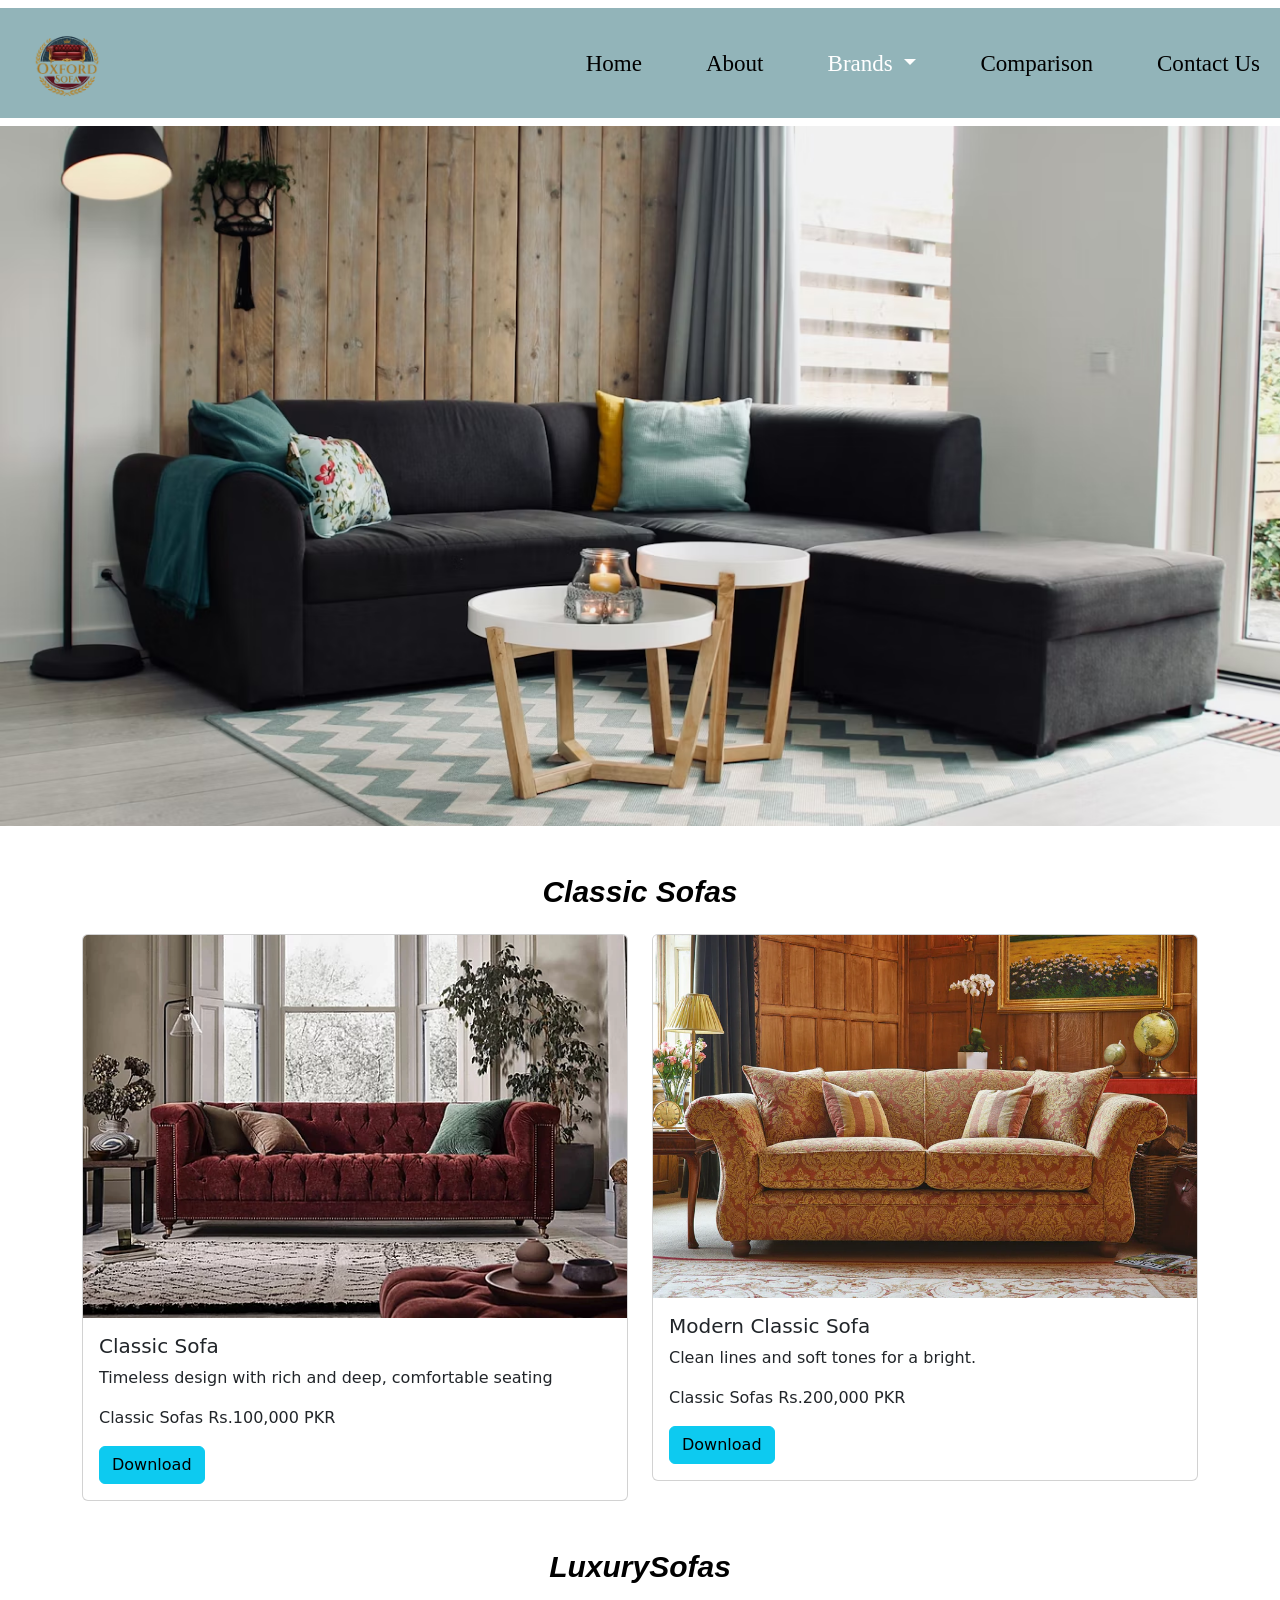
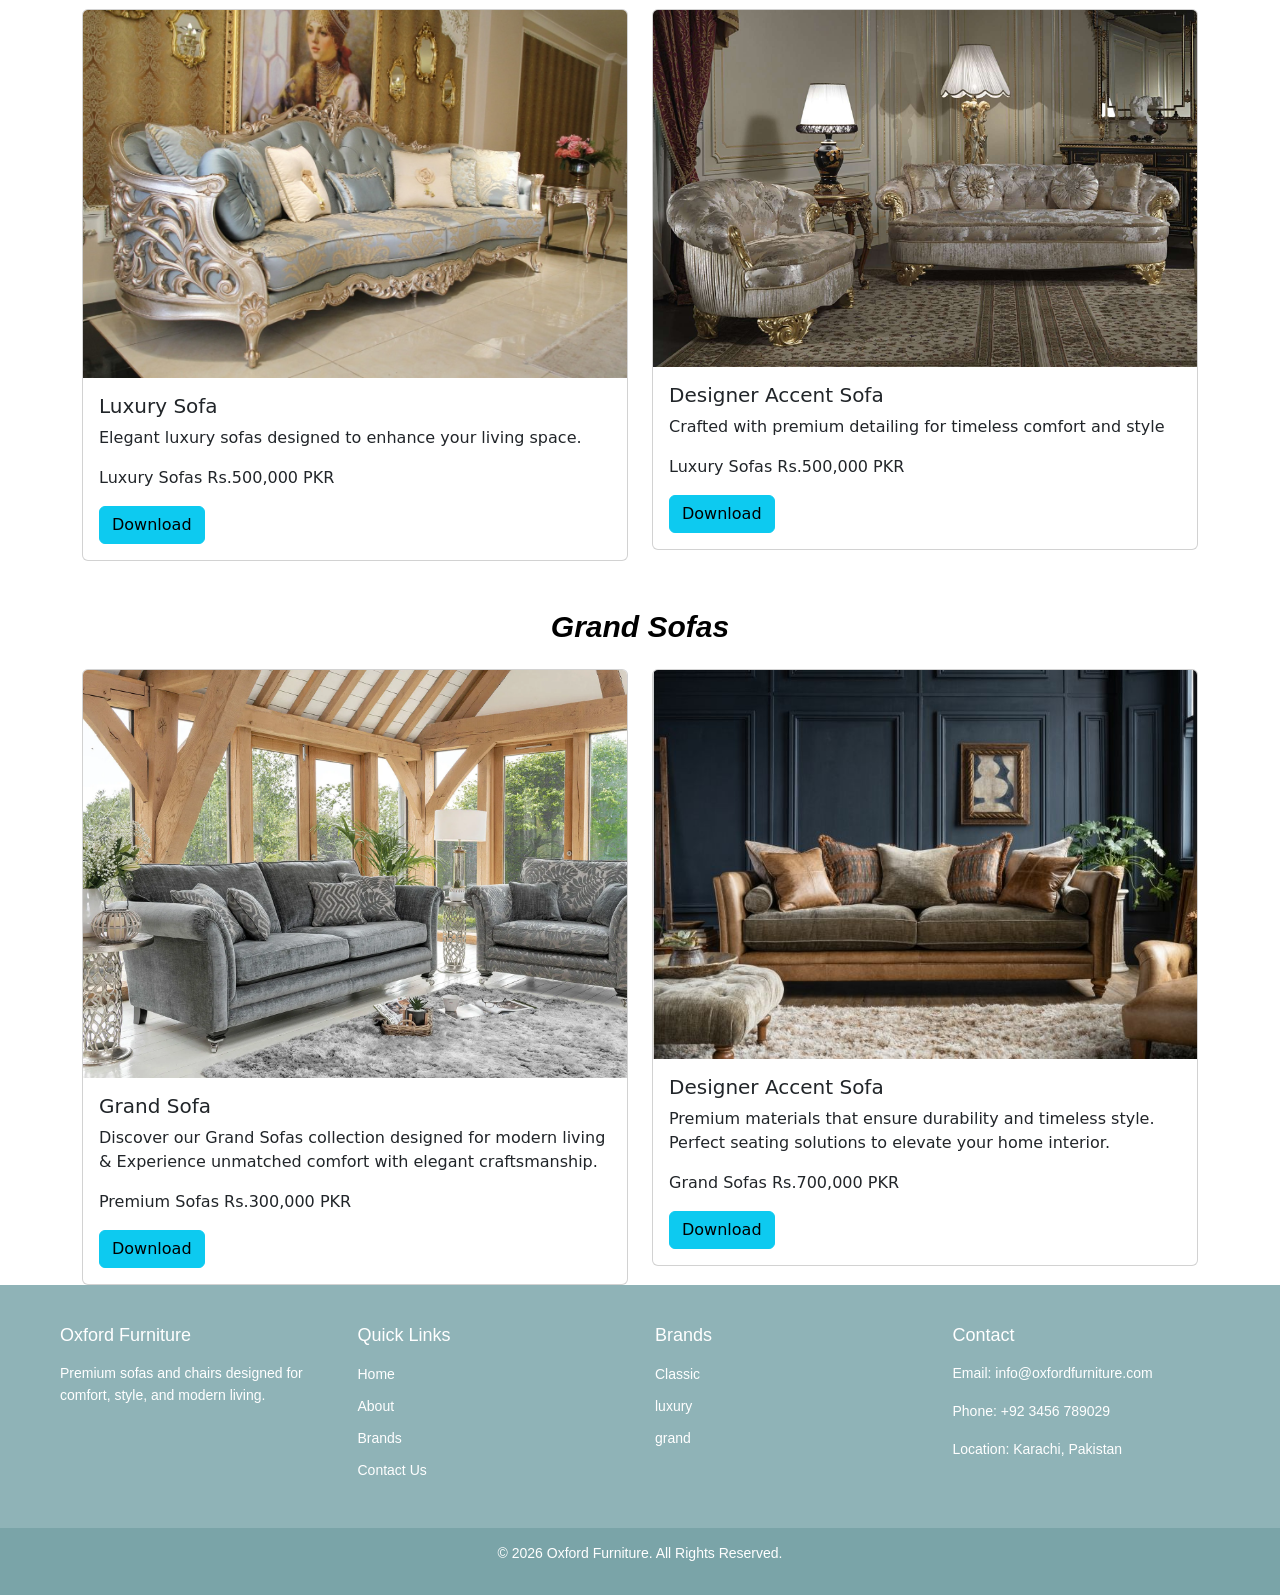
<file: Final Project/index.html>
<!DOCTYPE html>
<html lang="en">
<head>
    <meta charset="UTF-8">
    <meta name="viewport" content="width=device-width, initial-scale=1.0">
    <title>Document</title>
    <link rel="stylesheet" href="Assist/e.css">
    <link href="https://cdn.jsdelivr.net/npm/bootstrap@5.0.2/dist/css/bootstrap.min.css" rel="stylesheet" integrity="sha384-EVSTQN3/azprG1Anm3QDgpJLIm9Nao0Yz1ztcQTwFspd3yD65VohhpuuCOmLASjC" crossorigin="anonymous">
</head>
<body>
  <div id="navbar"></div>
    <div class="bg">
</div>


<div class="container mt-5">
        <h2 class="mb-4">Classic Sofas</h2>
        <div class="row Section-01"></div>
      </div>
      <div>
      
<div class="container">
<div class="row">
<div class="col"><div class="row row-cols-1 row-cols-md-2 g-4">
    <div class="col">
      <div class="card">
        <img src="Assist/image/Classic Card 02.webp" class="card-img-top" alt="..." >
        <div class="card-body">
          <h5 class="card-title">Classic Sofa</h5>
          <p class="card-text">
Timeless design with rich and deep, comfortable seating</p>
<p>Classic Sofas
  Rs.100,000 PKR
</p>
            <a href="Assist/image/Our Premium Collection.docx" class="btn btn-info">Download</a>
           
      
</div>
</div>
</div>
<div class="col">
<div class="card">
  <img src="Assist/image/Classic Card 03.webp" class="card-img-top" alt="..." >
  <div class="card-body">
    <h5 class="card-title">Modern Classic Sofa</h5>
    <p class="card-text">Clean lines and soft tones for a bright.</p>
    <p>Classic Sofas
      Rs.200,000 PKR
    </p>
      <a href="Assist/image/Timeless Classic Collection.docx" class="btn btn-info">Download</a>
  </div>
</div>
</div>
</div></div>





  <div class="container mt-5">
    <h2 class="mb-4">LuxurySofas</h2>
    <div class="row Section-01"></div>
  </div>
  <div>



<div class="col"><div class="row row-cols-1 row-cols-md-2 g-4">
  <div class="col">
    <div class="card">
      <img src="Assist/image/Luxury 04.jpg" class="card-img-top" alt="...">
      <div class="card-body">
        <h5 class="card-title">Luxury Sofa
        </h5>
        <p class="card-text">
          Elegant luxury sofas designed to enhance your living space.</p>
<p>Luxury Sofas
  Rs.500,000 PKR
</p>
            <a href="Assist/image/Our Signature Luxury Collection.docx" class="btn btn-info">Download</a>
      </div>
    </div>
  </div>
  <div class="col">
    <div class="card">
      <img src="Assist/image/LuxurySofa 03.jpg" class="card-img-top" alt="...">
      <div class="card-body">
        <h5 class="card-title">Designer Accent Sofa</h5>
        <p class="card-text">
          Crafted with premium detailing for timeless comfort and style</p>
<p>Luxury Sofas
  Rs.500,000 PKR
</p>
           <a href="Assist/image/Our Signature Masterpieces.docx" class="btn btn-info">Download</a>
      </div>
    </div>
  </div>
  
  </div>
</div></div></div></div>




<div class="container mt-5">
  <h2 class="mb-4">Grand Sofas</h2>
  <div class="row Section-01"></div>
</div>
<div>


<div class="container"><div class="row"><div class="col">
  <div class="col"><div class="row row-cols-1 row-cols-md-2 g-4">
    <div class="col">
      <div class="card">
        <img src="Assist/image/Grand Sofa 01.webp" class="card-img-top" alt="...">
        <div class="card-body">
        
          <h5 class="card-title">Grand Sofa
            
          </h5>
          <p class="card-text">
            Discover our Grand Sofas collection designed for modern living & Experience unmatched comfort with elegant craftsmanship.</p>
  <p>Premium Sofas
    Rs.300,000 PKR
  </p>
              <a href="Assist/image/Grand Sofas Section.docx" class="btn btn-info">Download</a>
        </div>
      </div>
    </div>
    <div class="col">
      <div class="card">
        <img src="Assist/image/Grand Sofa 02.jpg" class="card-img-top" alt="...">
        <div class="card-body">
          <h5 class="card-title">Designer Accent Sofa</h5>
          <p class="card-text">
            
             Premium materials that ensure durability and timeless style.
             Perfect seating solutions to elevate your home interior.</p>
  <p>Grand Sofas
    Rs.700,000 PKR
  </p>
             <a href="Assist/image/Grand Sofas Bold & Luxurious.docx" class="btn btn-info">Download</a>
        </div>
      </div>
    </div>
    
    </div>
  </div></div></div></div>
</div>
<div class="col"></div></div></div>

            
        </div>
    </section>
    
<div id="footer"></div>

<script src="https://cdn.jsdelivr.net/npm/bootstrap@5.0.2/dist/js/bootstrap.bundle.min.js" integrity="sha384-MrcW6ZMFYlzcLA8Nl+NtUVF0sA7MsXsP1UyJoMp4YLEuNSfAP+JcXn/tWtIaxVXM" crossorigin="anonymous"></script>

<script src="navbar.js"></script>
<script src="footer.js"></script>
</body>
</html>
</file>
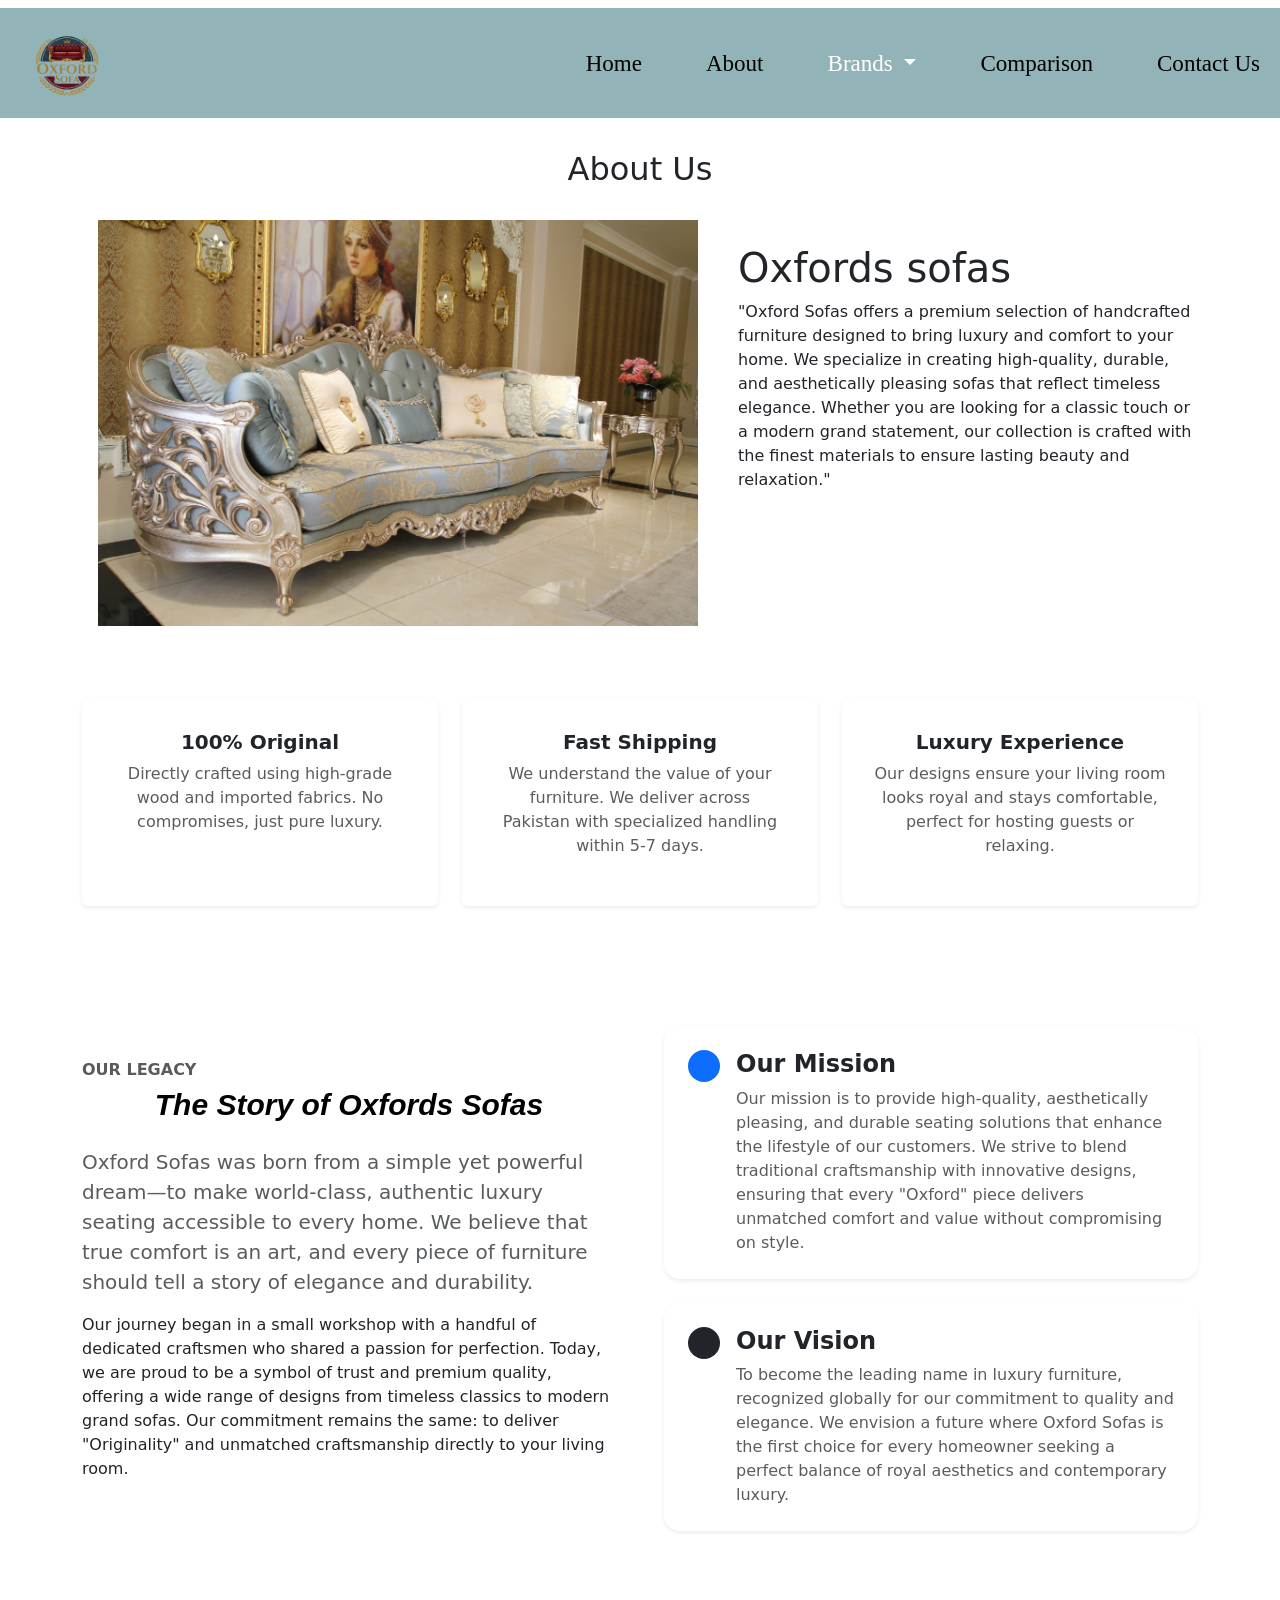
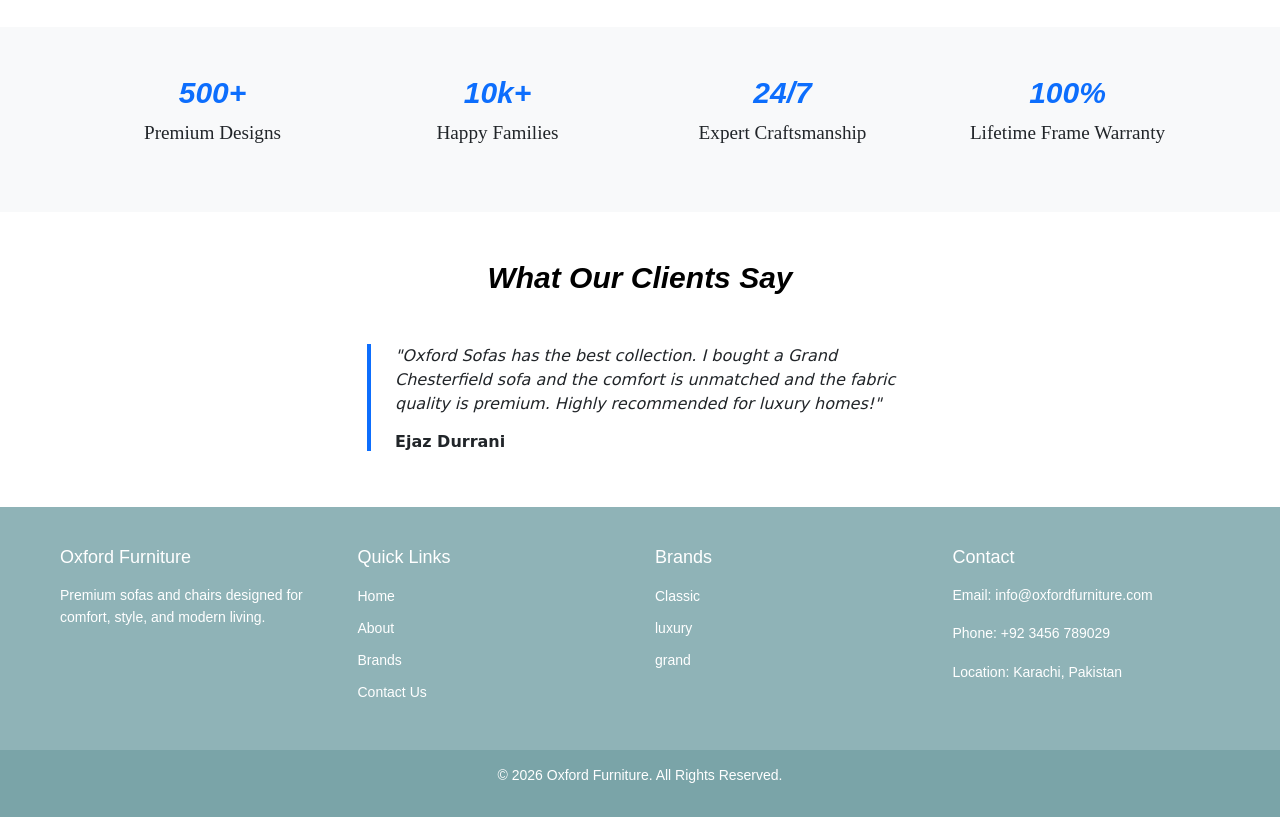
<file: Final Project/About .html>
<!DOCTYPE html>
<html lang="en">
<head>
  <meta charset="UTF-8">
  <meta name="viewport" content="width=device-width, initial-scale=1.0">
  <title>Document</title>
  <link rel="stylesheet" href="Assist/e.css">
  <link href="https://cdn.jsdelivr.net/npm/bootstrap@5.0.2/dist/css/bootstrap.min.css" rel="stylesheet" integrity="sha384-EVSTQN3/azprG1Anm3QDgpJLIm9Nao0Yz1ztcQTwFspd3yD65VohhpuuCOmLASjC" crossorigin="anonymous">
</head>
<body>
  <div id="navbar"></div>


<h2 class="head-2 text-center mt-4">About Us</h2>
  <div class="container"><div class="row">
    <div class="col mx-3 my-4"><img src="Assist/image/Luxury 04.jpg" alt="" height="100%" width="600px"></div>
    <div class="col my-5 small-text"><h1>Oxfords sofas</h1><p>"Oxford Sofas offers a premium selection of handcrafted furniture designed to bring luxury and comfort to your home. We specialize in creating high-quality, durable, and aesthetically pleasing sofas that reflect timeless elegance. Whether you are looking for a classic touch or a modern grand statement, our collection is crafted with the finest materials to ensure lasting beauty and relaxation."</p></div>
  </div></div>






<div class="container my-5">
  <div class="row text-center">
    <div class="col-md-4 mb-4">
      <div class="card h-100 border-0 shadow-sm p-3">
        <div class="card-body">
          <h5 class="fw-bold">100% Original</h5>
          <p class="text-muted">Directly crafted using high-grade wood and imported fabrics. No compromises, just pure luxury.</p>
        </div>
      </div>
    </div>
    <div class="col-md-4 mb-4">
      <div class="card h-100 border-0 shadow-sm p-3">
        <div class="card-body">
          <h5 class="fw-bold">Fast Shipping</h5>
          <p class="text-muted">We understand the value of your furniture. We deliver across Pakistan with specialized handling within 5-7 days.</p>
        </div>
      </div>
    </div>
    <div class="col-md-4 mb-4">
      <div class="card h-100 border-0 shadow-sm p-3">
        <div class="card-body">
          <h5 class="fw-bold">Luxury Experience</h5>
          <p class="text-muted">Our designs ensure your living room looks royal and stays comfortable, perfect for hosting guests or relaxing.</p>
        </div>
      </div>
    </div>
  </div>
</div>
<div class="container my-5 py-5">
    <div class="row align-items-center g-5">
        
        <div class="col-lg-6">
            <h6 class="text-muted text-uppercase fw-bold mb-2">Our Legacy</h6>
            <h2 class="display-5 fw-bold mb-4">The Story of Oxfords Sofas </h2>
            <p class="lead text-muted">Oxford Sofas was born from a simple yet powerful dream—to make world-class, authentic luxury seating accessible to every home. We believe that true comfort is an art, and every piece of furniture should tell a story of elegance and durability.</p>
            <p>Our journey began in a small workshop with a handful of dedicated craftsmen who shared a passion for perfection. Today, we are proud to be a symbol of trust and premium quality, offering a wide range of designs from timeless classics to modern grand sofas. Our commitment remains the same: to deliver "Originality" and unmatched craftsmanship directly to your living room.</p>
            
        </div>

        <div class="col-lg-6">
            <div class="row g-4">
                <div class="col-12">
                    <div class="p-4 border-0 shadow-sm rounded-4 bg-white">
                        <div class="d-flex align-items-start">
                            <div class="bg-primary text-white p-3 rounded-circle me-3">
                                <i class="fas fa-bullseye fa-lg"></i>
                            </div>
                            <div>
                                <h4 class="fw-bold">Our Mission</h4>
                                <p class="text-muted mb-0">Our mission is to provide high-quality, aesthetically pleasing, and durable seating solutions that enhance the lifestyle of our customers. We strive to blend traditional craftsmanship with innovative designs, ensuring that every "Oxford" piece delivers unmatched comfort and value without compromising on style.</p>
                            </div>
                        </div>
                    </div>
                </div>

                <div class="col-12">
                    <div class="p-4 border-0 shadow-sm rounded-4 bg-white">
                        <div class="d-flex align-items-start">
                            <div class="bg-dark text-white p-3 rounded-circle me-3">
                                <i class="fas fa-eye fa-lg"></i>
                            </div>
                            <div>
                                <h4 class="fw-bold">Our Vision</h4>
                                <p class="text-muted mb-0">To become the leading name in luxury furniture, recognized globally for our commitment to quality and elegance. We envision a future where Oxford Sofas is the first choice for every homeowner seeking a perfect balance of royal aesthetics and contemporary luxury.</p>
                            </div>
                        </div>
                    </div>
                </div>
            </div>
        </div>

    </div>
</div>
<div class="container-fluid bg-light py-5">
  <div class="container text-center">
    <div class="row">
      <div class="col-md-3">
        <h2 class="fw-bold text-primary">500+</h2>
        <p> Premium Designs</p>
      </div>
      <div class="col-md-3">
        <h2 class="fw-bold text-primary">10k+</h2>
        <p>Happy Families</p>
      </div>
      <div class="col-md-3">
        <h2 class="fw-bold text-primary">24/7</h2>
        <p>Expert Craftsmanship</p>
      </div>
      <div class="col-md-3">
        <h2 class="fw-bold text-primary">100%</h2>
        <p>Lifetime Frame Warranty</p>
      </div>
    </div>
  </div>
</div>


<div class="container my-5">
  <h2 class="text-center mb-5 fw-bold">What Our Clients Say</h2>
  <div class="row">
    <div class="col-md-6 mx-auto">
      <div class="border-start border-4 border-primary ps-4">
        <p class="fst-italic">"Oxford Sofas has the best collection. I bought a Grand Chesterfield sofa and the comfort is unmatched and the fabric quality is premium. Highly recommended for luxury homes!"

 </p>
        <h6 class="fw-bold"> Ejaz Durrani</h6>
      </div>
    </div>
  </div>
</div>


<div id="footer"></div>

<script src="https://cdn.jsdelivr.net/npm/bootstrap@5.0.2/dist/js/bootstrap.bundle.min.js" integrity="sha384-MrcW6ZMFYlzcLA8Nl+NtUVF0sA7MsXsP1UyJoMp4YLEuNSfAP+JcXn/tWtIaxVXM" crossorigin="anonymous"></script>
<script src="navbar.js"></script>
<script src="footer.js"></script>

</body>
</html>
</file>
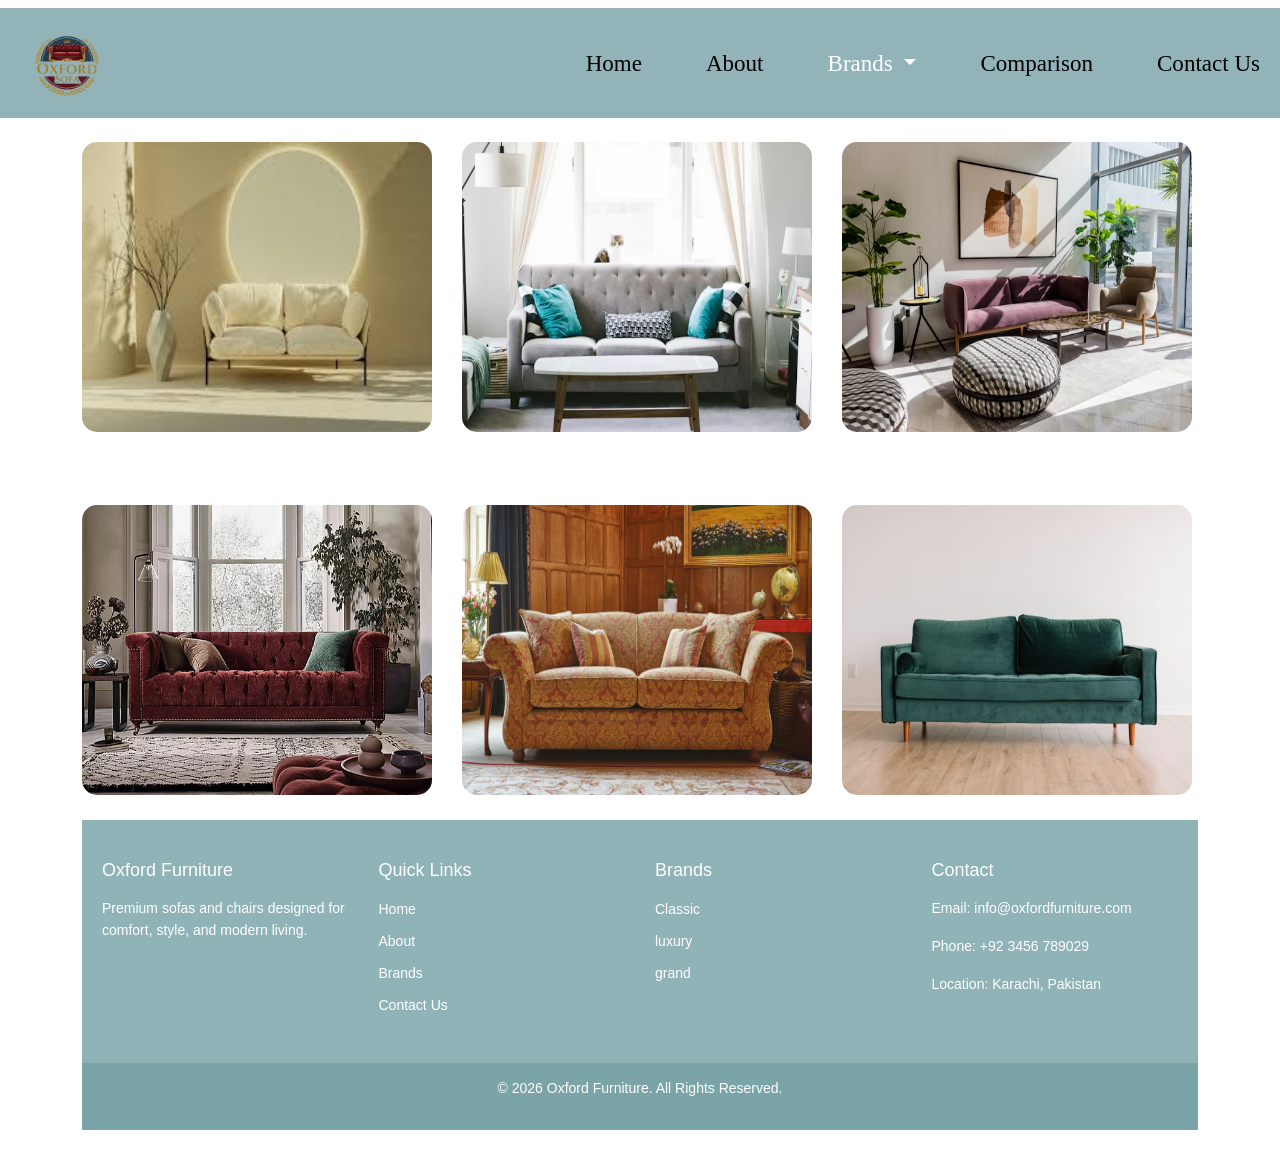
<file: Final Project/Classic .html>
<!DOCTYPE html>
<html lang="en">
<head>
  <meta charset="UTF-8">
  <meta name="viewport" content="width=device-width, initial-scale=1.0">
  <title>Document</title>
  <link rel="stylesheet" href="Assist/e.css">
  <link href="https://cdn.jsdelivr.net/npm/bootstrap@5.0.2/dist/css/bootstrap.min.css" rel="stylesheet" integrity="sha384-EVSTQN3/azprG1Anm3QDgpJLIm9Nao0Yz1ztcQTwFspd3yD65VohhpuuCOmLASjC" crossorigin="anonymous">
</head>
<body>
  <Div id="navbar"></Div>
  <script src="navbar.js"></script>

<div class="container">
  <div class="row mt-3 mb-3">
    <div class="col Brand">
      <img src="Assist/image/Card 13.jpg" alt="">
    </div>
    <div class="col Brand">
      <img src="Assist/image/resent 1.avif" alt="">
    </div>
    <div class="col Brand">
      <img src="Assist/image/resent 2.avif" alt="">
    </div>


<div class="container">
  <div class="row mt-5 mb-3">
    <div class="col Brand">
      <img src="Assist/image/Classic Card 02.webp" alt="">
    </div>
    <div class="col Brand">
      <img src="Assist/image/Classic Card 03.webp" alt="">
    </div>
    <div class="col Brand">
      <img src="Assist/image/resent 4.avif" alt="">
    </div>

   
    
    
   









  <script src="https://cdn.jsdelivr.net/npm/bootstrap@5.0.2/dist/js/bootstrap.bundle.min.js" integrity="sha384-MrcW6ZMFYlzcLA8Nl+NtUVF0sA7MsXsP1UyJoMp4YLEuNSfAP+JcXn/tWtIaxVXM" crossorigin="anonymous"></script>
  <div id="footer"></div>
<script src="footer.js"></script>
</body>
</html>
</file>
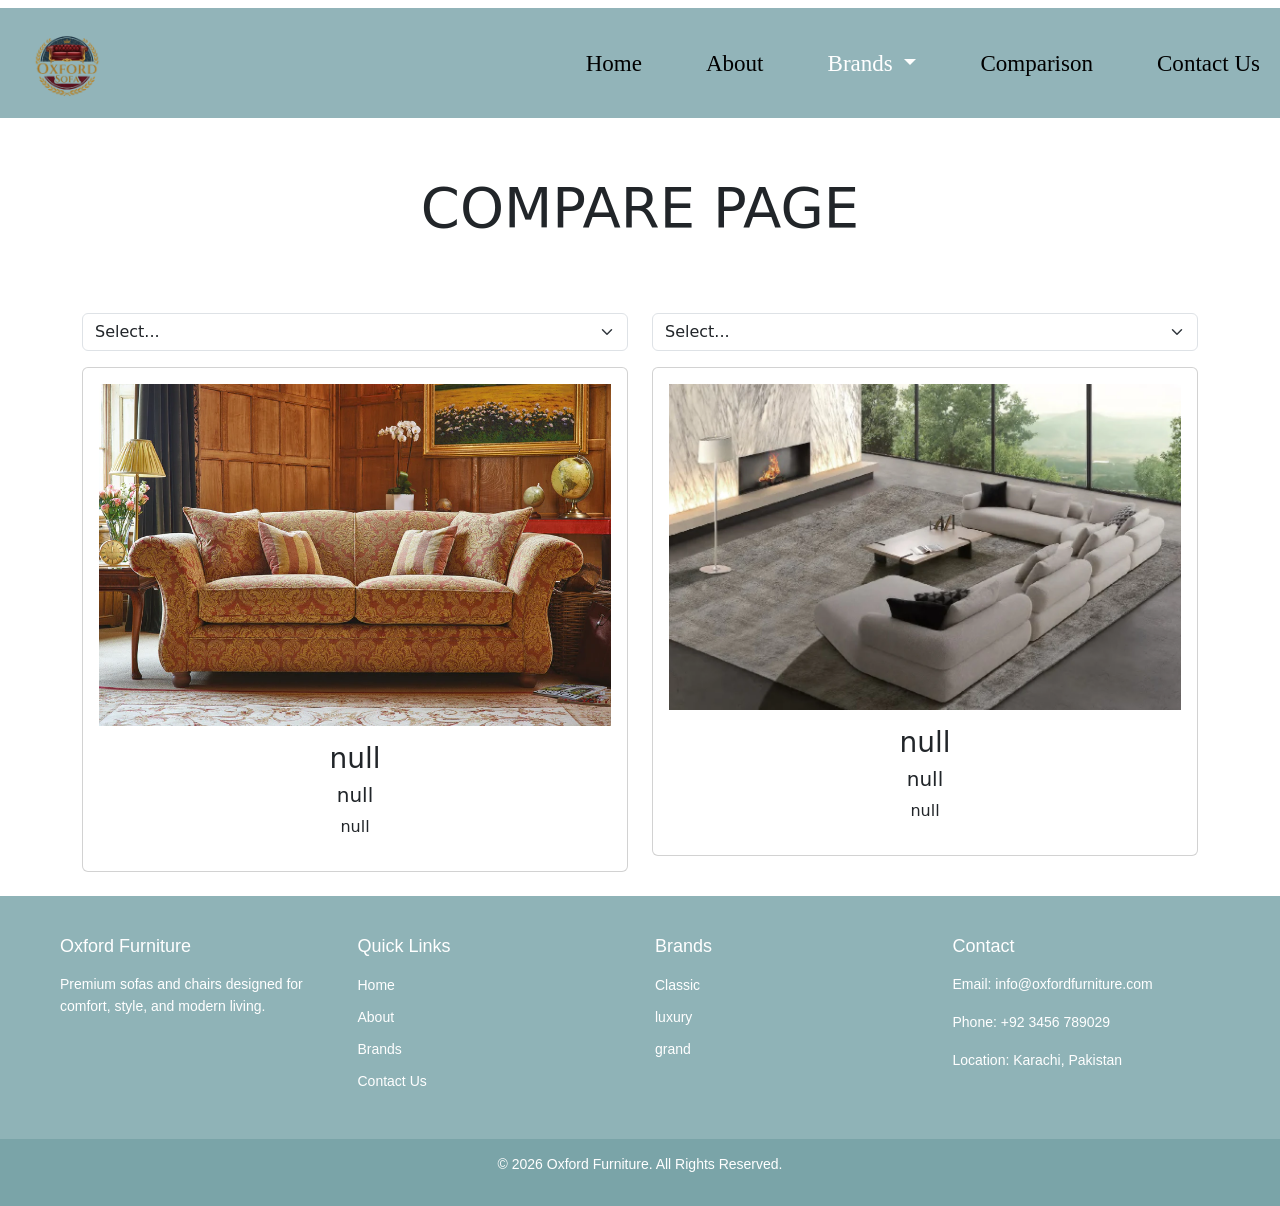
<file: Final Project/comparision.html>
<!DOCTYPE html>
<html lang="en">

<head>
    <meta charset="UTF-8">
    <meta name="viewport" content="width=device-width, initial-scale=1.0">
    <title>Comparison Page</title>
     <link rel="stylesheet" href="Assist/e.css">
    <link href="https://cdn.jsdelivr.net/npm/bootstrap@5.0.2/dist/css/bootstrap.min.css" rel="stylesheet" integrity="sha384-EVSTQN3/azprG1Anm3QDgpJLIm9Nao0Yz1ztcQTwFspd3yD65VohhpuuCOmLASjC" crossorigin="anonymous">
</head>

<body>

     <div id="navbar"></div>
    <div class="container">
        <h1 class="text-center display-4 text-uppercase my-5">Compare Page</h1>

        <div class="row">

            <!-- CARD 1 -->
            <div class="col-lg-6 col-md-12 mb-4">
                <label class="text-white">Brand Select</label>
                <select id="brand1" onchange="Brand_One()" class="form-select mb-3">
                    <option selected>Select...</option>
                    <option value="Classic Sofa">Classic Sofa</option>
                    <option value="Modern Classic Sofa">Modern Classic Sofa</option>
                    <option value="Luxury Sofa">Luxury Sofa</option>
                    <option value="Designer Accent Sofa">Designer Accent Sofa</option>
                    <option value="Grand Sofa">Grand Sofa</option>
                </select>

                <div class="card">
                    <div class="card-body text-center">
                        <img src="Assist/image/Classic Card 03.webp" class="img-fluid mb-3" id="img1">
                        <h3 id="text1">null</h3>
                        <h5 id="text2">null</h5>
                        <p id="text3">null</p>
                    </div>
                </div>
            </div>

            <!-- CARD 2 -->
            <div class="col-lg-6 col-md-12 mb-4">
                <label class="text-white">Brand Select</label>
                <select id="brand2" onchange="Brand_two()" class="form-select mb-3">
                    <option selected>Select...</option>
                    <option value="Classic Sofa">Classic Sofa</option>
                    <option value="Modern Classic Sofa">Modern Classic Sofa</option>
                    <option value="Luxury Sofa">Luxury Sofa</option>
                    <option value="Designer Accent Sofa">Designer Accent Sofa</option>
                    <option value="Grand Sofa">Grand Sofa</option>
                </select>

                <div class="card">
                    <div class="card-body text-center">
                        <img src="Assist/image/grand 5.webp" class="img-fluid mb-3" id="img2">
                        <h3 id="text4">null</h3>
                        <h5 id="text5">null</h5>
                        <p id="text6">null</p>
                    </div>
                </div>
            </div>

        </div>
    </div>

    <script>
        const products = {
            ClassicSofa: {
                img: "images/sofa.jpg",
                title: "Classic Sofa",
                model: "05",
                desc: "Timeless design with rich and deep, comfortable seating"
            },
            Modern Classic Sofa: {
                img: "images/Modern Classic Sofa.jpg",
                title: "Classic Sofa",
                model: "06",
                desc: "Clean lines and soft tones for a bright.."
            },
            luxurySofa: {
                img: "images/Designer Accent Sofa.jpg",
                title: "luxury Sofa",
                model: "L-19",
                desc: "Crafted with premium detailing for timeless comfort and style"
            },
            luxurySofa: {
                img: "images/luxurysofa.jpg",
                title: "luxury Sofa",
                model: "L-20",
                desc: "luxury sofas designed to enhance your living space.."
            },
            GrandSofa: {
                img: "images/Grand.jpg",
                title: "Grand Sofa",
                model: "G-10",
                desc: "Discover our Grand Sofas collection designed for modern living & Experience unmatched comfort with elegant craftsmanship.."
            }
        };

        function updateCard(selectId, imgId, t1, t2, t3) {

            let selected = document.getElementById(selectId).value;
            let otherSelect = (selectId === "brand1") ? "brand2" : "brand1";
            let otherValue = document.getElementById(otherSelect).value;

            if (selected === otherValue && selected !== "Select...") {
                swal("Warning", "Same Product cannot be compared!", "warning");
                document.getElementById(selectId).selectedIndex = 0;
                return;
            }

            if (products[selected]) {
                document.getElementById(imgId).src = products[selected].img;
                document.getElementById(t1).innerHTML = products[selected].title;
                document.getElementById(t2).innerHTML = products[selected].model;
                document.getElementById(t3).innerHTML = products[selected].desc;
            } else {
                document.getElementById(imgId).src = "images/noimage.png";
                document.getElementById(t1).innerHTML = "null";
                document.getElementById(t2).innerHTML = "null";
                document.getElementById(t3).innerHTML = "null";
            }

        }

        function Brand_One() {
            updateCard("brand1", "img1", "text1", "text2", "text3");
        }

        function Brand_two() {
            updateCard("brand2", "img2", "text4", "text5", "text6");
        }
    </script>


<div id="footer"></div>

<script src="https://cdn.jsdelivr.net/npm/bootstrap@5.0.2/dist/js/bootstrap.bundle.min.js" integrity="sha384-MrcW6ZMFYlzcLA8Nl+NtUVF0sA7MsXsP1UyJoMp4YLEuNSfAP+JcXn/tWtIaxVXM" crossorigin="anonymous"></script>

<script src="navbar.js"></script>
<script src="footer.js"></script>
</body>

</html>
</file>
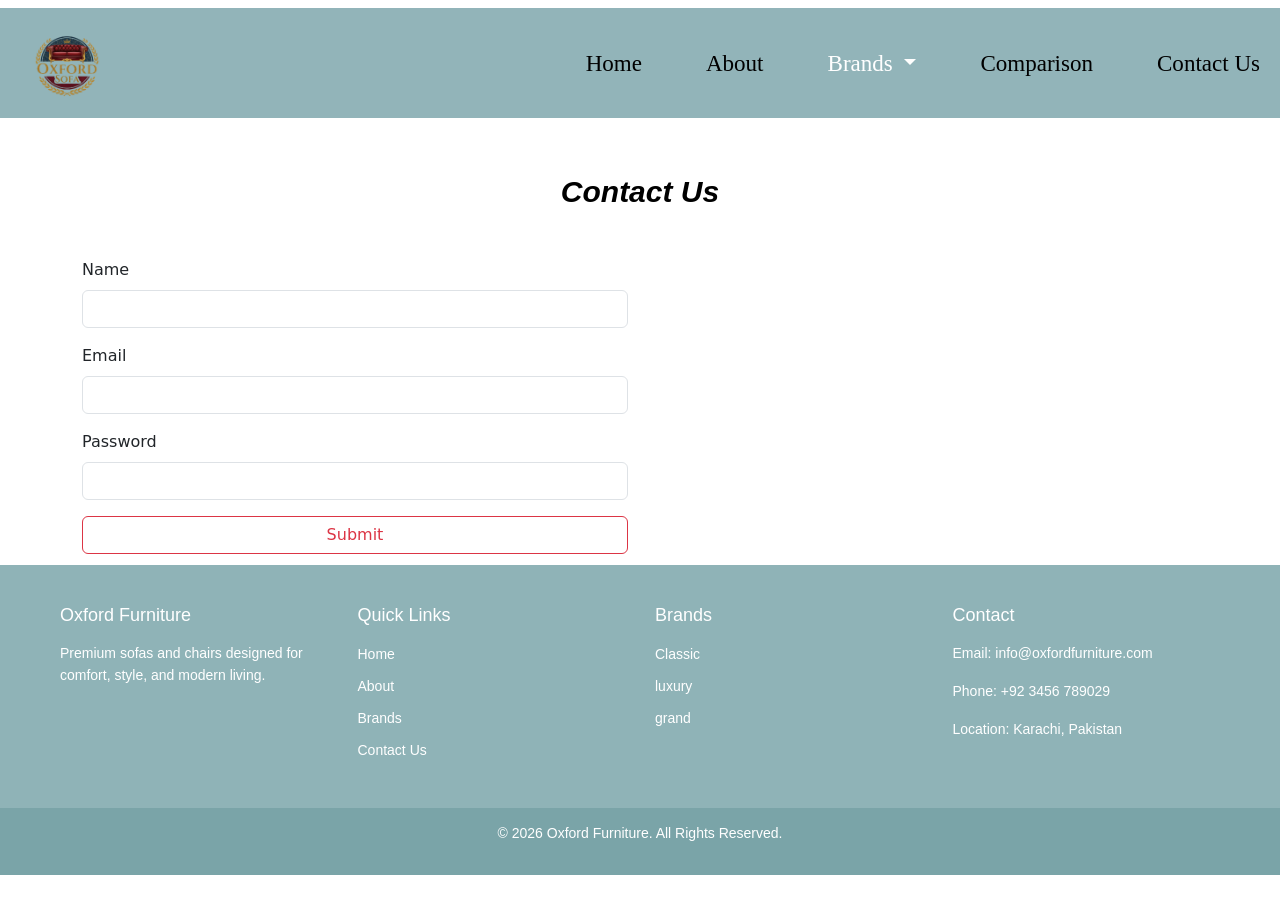
<file: Final Project/Contact us .html>
<!DOCTYPE html>
<html lang="en">
<head>
  <meta charset="UTF-8">
  <meta name="viewport" content="width=device-width, initial-scale=1.0">
  <title>Document</title>
  <link rel="stylesheet" href="Assist/e.css">
  <link href="https://cdn.jsdelivr.net/npm/bootstrap@5.0.2/dist/css/bootstrap.min.css" rel="stylesheet" integrity="sha384-EVSTQN3/azprG1Anm3QDgpJLIm9Nao0Yz1ztcQTwFspd3yD65VohhpuuCOmLASjC" crossorigin="anonymous">
</head>
<body>
<Div id="navbar"></Div>
<script src="navbar.js"></script>


<div class="container">
    <div class="row">
        <div class="col">
            <h2 class="text-center mt-5 mb-5">Contact Us</h2>
        </div>
    </div>

    <div class="row">
        <div class="col">
            <form>
                <div class="mb-3">
                  <label class="form-label">Name</label>
                  <input type="text" class="form-control" >   
                </div>
              
                <div class="mb-3">
                    <label class="form-label">Email</label>
                    <input type="email" class="form-control" >   
                  </div>
                  
                <div class="mb-3">
                    <label class="form-label">Password</label>
                    <input type="password" class="form-control" >   
                </div>
                <button type="submit" class="btn btn-outline-danger form-control">Submit</button>
              </form>
        </div>
        <div class="col" >
            <iframe src="https://www.google.com/maps/embed?pb=!1m18!1m12!1m3!1d3619.313992521686!2d67.14924997414202!3d24.88726914418662!2m3!1f0!2f0!3f0!3m2!1i1024!2i768!4f13.1!3m3!1m2!1s0x3eb339999415e0c3%3A0x36742eee0fd9c291!2sAptech%20Metro%20Star%20Gate!5e0!3m2!1sen!2s!4v1767863870520!5m2!1sen!2s" width="100%" height="300px" style="border:0;" allowfullscreen="" loading="lazy" referrerpolicy="no-referrer-when-downgrade"  id="map"></iframe>
        </div>
    </div>
  </div>



  


  <script src="https://cdn.jsdelivr.net/npm/bootstrap@5.0.2/dist/js/bootstrap.bundle.min.js" integrity="sha384-MrcW6ZMFYlzcLA8Nl+NtUVF0sA7MsXsP1UyJoMp4YLEuNSfAP+JcXn/tWtIaxVXM" crossorigin="anonymous"></script>
  <div id="footer"></div>
<script src="footer.js"></script>



</body>
</html>
</file>
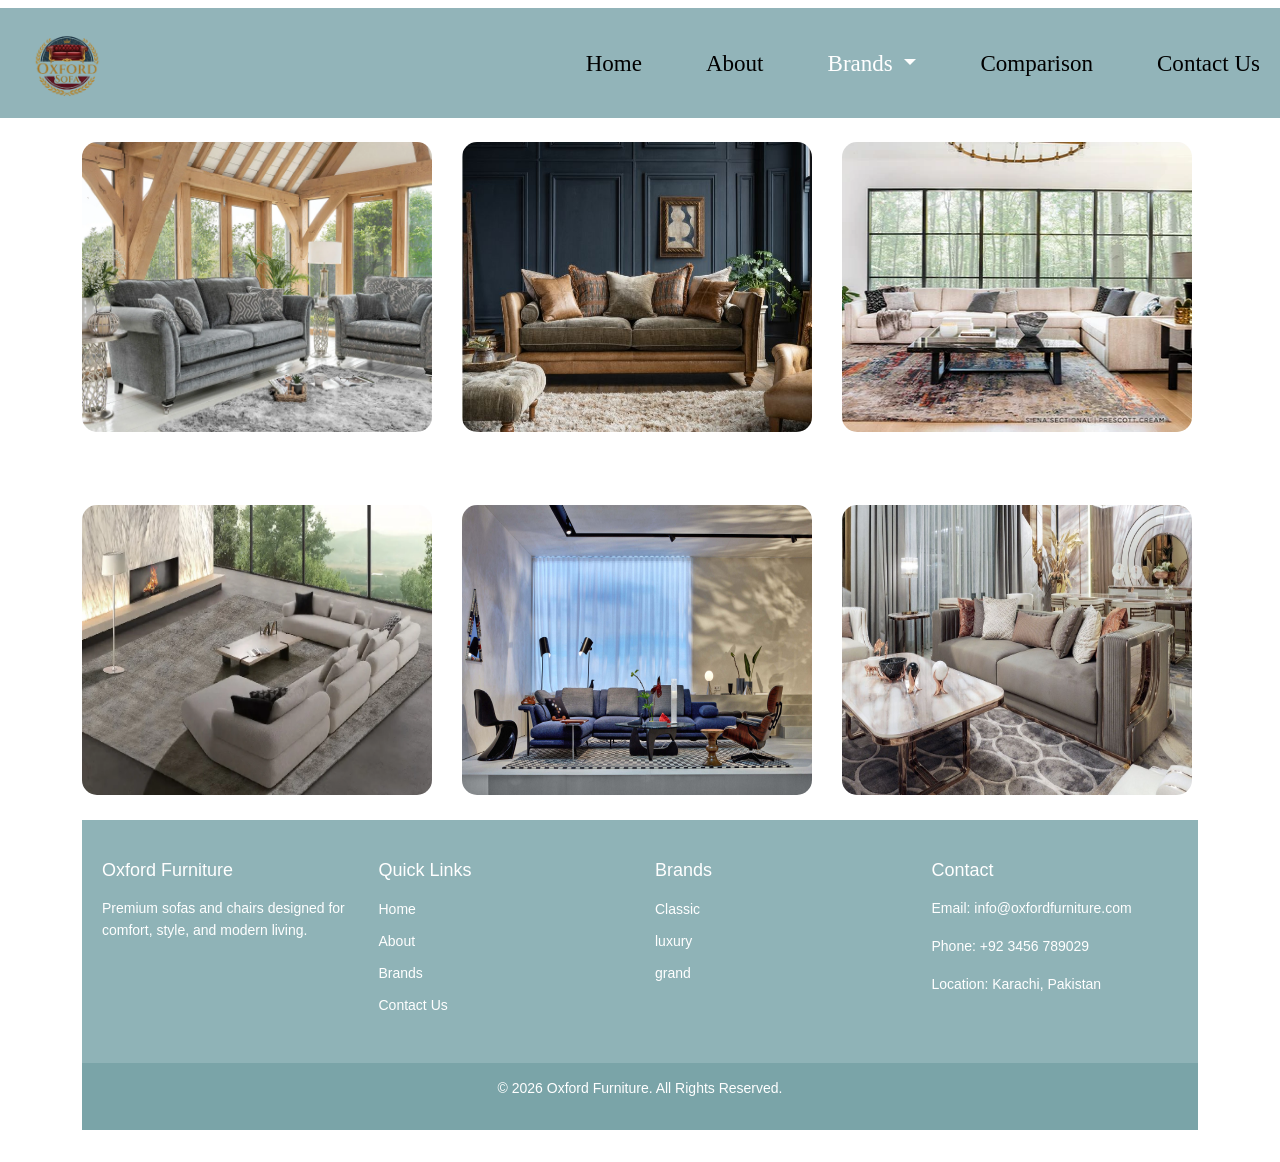
<file: Final Project/Grand.html>
<!DOCTYPE html>
<html lang="en">
<head>
    <meta charset="UTF-8">
    <meta name="viewport" content="width=device-width, initial-scale=1.0">
    <title>Document</title>
    <link rel="stylesheet" href="Assist/e.css">
    <link href="https://cdn.jsdelivr.net/npm/bootstrap@5.0.2/dist/css/bootstrap.min.css" rel="stylesheet" integrity="sha384-EVSTQN3/azprG1Anm3QDgpJLIm9Nao0Yz1ztcQTwFspd3yD65VohhpuuCOmLASjC" crossorigin="anonymous">
</head>
<body>
  <Div id="navbar"></Div>
<script src="navbar.js"></script>





<div class="container">
  <div class="row mt-3 mb-3">
    <div class="col Brand">
      <img src="Assist/image/Grand Sofa 01.webp" alt="">
    </div>
    <div class="col Brand">
      <img src="Assist/image/Grand Sofa 02.jpg" alt="">
    </div>
    <div class="col Brand">
      <img src="Assist/image/Grand 3.webp" alt="">
    </div>


<div class="container">
  <div class="row mt-5 mb-3">
    <div class="col Brand">
      <img src="Assist/image/grand 5.webp" alt="">
    </div>
    <div class="col Brand">
      <img src="Assist/image/grand 9.jpg" alt="">
    </div>
    <div class="col Brand">
      <img src="Assist/image/luxury 11.jpg" alt="">
      </div>

  

   






  <script src="https://cdn.jsdelivr.net/npm/bootstrap@5.0.2/dist/js/bootstrap.bundle.min.js" integrity="sha384-MrcW6ZMFYlzcLA8Nl+NtUVF0sA7MsXsP1UyJoMp4YLEuNSfAP+JcXn/tWtIaxVXM" crossorigin="anonymous"></script>
  <div id="footer"></div>
<script src="footer.js"></script>
</file>
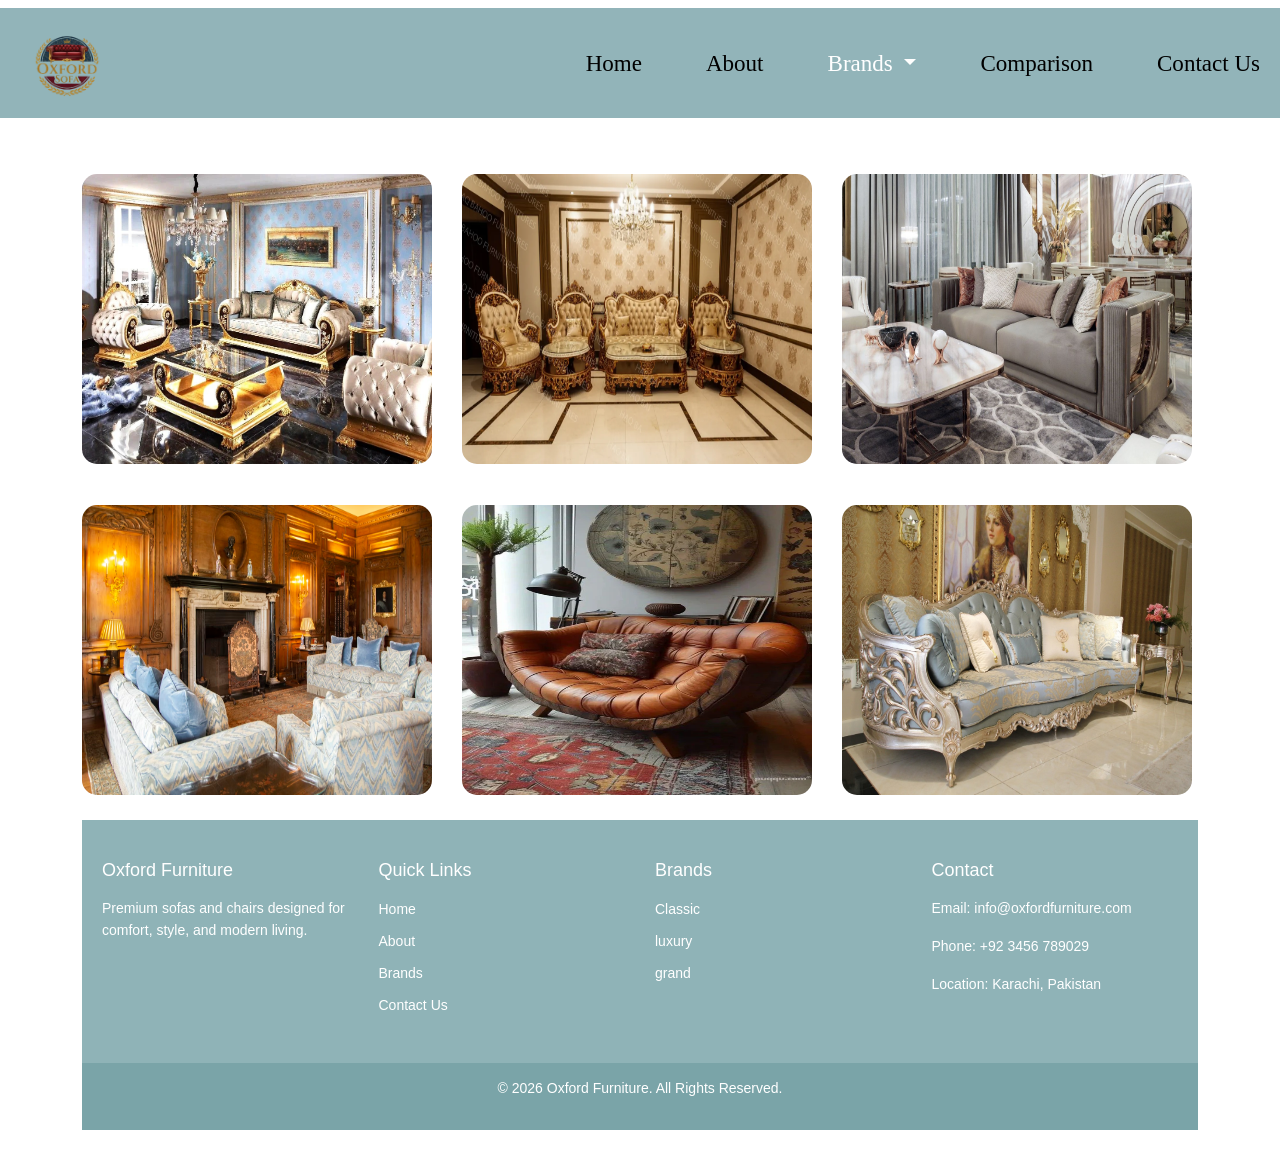
<file: Final Project/luxury.html>
<!DOCTYPE html>
<html lang="en">
<head>
  <meta charset="UTF-8">
  <meta name="viewport" content="width=device-width, initial-scale=1.0">
  <title>Document</title>
  <link rel="stylesheet" href="Assist/e.css">
    <link href="https://cdn.jsdelivr.net/npm/bootstrap@5.0.2/dist/css/bootstrap.min.css" rel="stylesheet" integrity="sha384-EVSTQN3/azprG1Anm3QDgpJLIm9Nao0Yz1ztcQTwFspd3yD65VohhpuuCOmLASjC" crossorigin="anonymous">
</head>
<body>
  <Div id="navbar"></Div>
  <script src="navbar.js"></script>




  
<div class="container">
  <div class="row mt-5 mb-3">
    <div class="col Brand">
      <img src="Assist/image/luxury 8.jpg" alt="">
    </div>
    <div class="col Brand">
      <img src="Assist/image/luxury 9.webp" alt="">
    </div>
    <div class="col Brand">
      <img src="Assist/image/luxury 11.jpg" alt="">
    </div>





<div class="container">
  <div class="row mt-3 mb-3">
    <div class="col Brand">
      <img src="Assist/image/luxury 7.avif" alt="">
    </div>
    <div class="col Brand">
      <img src="Assist/image/luxury Sofa 02.webp" alt="">
    </div>
    <div class="col Brand">
      <img src="Assist/image/Luxury 04.jpg" alt="">
    </div>

















  <div id="footer"></div>
  <script src="https://cdn.jsdelivr.net/npm/bootstrap@5.0.2/dist/js/bootstrap.bundle.min.js" integrity="sha384-MrcW6ZMFYlzcLA8Nl+NtUVF0sA7MsXsP1UyJoMp4YLEuNSfAP+JcXn/tWtIaxVXM" crossorigin="anonymous"></script>
  <script src="navbar.js"></script>
  <script src="footer.js"></script>


</body>
</html>
</file>
<file: Final Project/Assist/e.css>
body { font-family: Arial, sans-serif; margin: 0; padding: 0;
 }
.container-fluid{
background-color:rgb(146, 180, 185);
font-size: larger;
font-family:Georgia, 'Times New Roman', Times, serif;
}
.navbar .nav-item .nav-link{
    color: white;
    font-size: larger;
    font-family:Georgia, 'Times New Roman', Times, serif;
}

.bg{
    background-image: url(image/Bg\ 01.avif);
    background-size: cover;
    background-repeat: no-repeat;
    background-position: center;
    height: 700px;
    width: 100%;
    display: flex;
    justify-content: center;
    align-items: center;
    text-align: center;
    color: white;
    font-size: 50px;
    font-weight: bold;
    font-family: 'Franklin Gothic Medium', 'Arial Narrow', Arial, sans-serif;
}

.btn-d{
    background-color: rgb(255, 255, 255);
    color: rgb(0, 0, 0);
}

.sofa-display {
    display: grid;
    grid-template-columns: repeat(auto-fit, minmax(250px, 1fr));
    gap: 20px;
    padding: 40px;
}

.sofa-card {
  width: 500px;
    height: 100%;
}


.card img:hover{
height: 350px;
width: 545px;
border-radius: 10px
;
box-shadow: 6px 6px 6px 6px;
color: #7aa4a8;
transition: 2s;


}

.btn-download {
    display: block;
    margin-top: 10px;
    color: #007bff;
    text-decoration: none;
    font-size: 0.9em;
}
.container h2{
    font-style: italic;
    font-size: 30px;
    font-weight: bold;
    text-align: center;
    color: rgb(0, 0, 0);
    font-family: 'Franklin Gothic Medium', 'Arial Narrow', Arial, sans-serif;
}

.footer {
  background-color: #8fb3b7; /* matches your header tone */
  color: #fff;
  padding: 40px 0 0;
  font-family: Arial, sans-serif;
}

.footer-container {
  display: grid;
  grid-template-columns: repeat(auto-fit, minmax(220px, 1fr));
  gap: 30px;
  max-width: 1200px;
  margin: auto;
  padding: 0 20px;
}

.footer-box h3,
.footer-box h4 {
  margin-bottom: 15px;
  font-size: 18px;
}

.footer-box p {
  font-size: 14px;
  line-height: 1.6;
}

.footer-box ul {
  list-style: none;
  padding: 0;
}

.footer-box ul li {
  margin-bottom: 8px;
}

.footer-box ul li a {
  color: #ffffff;
  text-decoration: none;
  font-size: 14px;
}

.footer-box ul li a:hover {
  text-decoration: underline;
}

.footer-bottom {
  background-color: #7aa4a8;
  text-align: center;
  padding: 15px 0;
  margin-top: 30px;
  font-size: 14px;
}


/* Custom Styling for Story Section */
.shadow-sm {
    box-shadow: 0 .125rem .25rem rgba(0,0,0,.075)!important;
    transition: transform 0.3s ease;
}

.shadow-sm:hover {
    transform: translateY(-5px);
    box-shadow: 0 .5rem 1rem rgba(0,0,0,.15)!important;
}

.bg-primary {
    background-color: #d4af37 !important; /* Luxury Gold color for Perfume theme */
}

.text-primary {
    color: #d4af37 !important;
}

.rounded-4 {
    border-radius: 1.5rem !important;
}



.Brand img{
height: 290px;
width:  350px;
border-radius: 15px;
margin-bottom: 25px;
}
</file>
